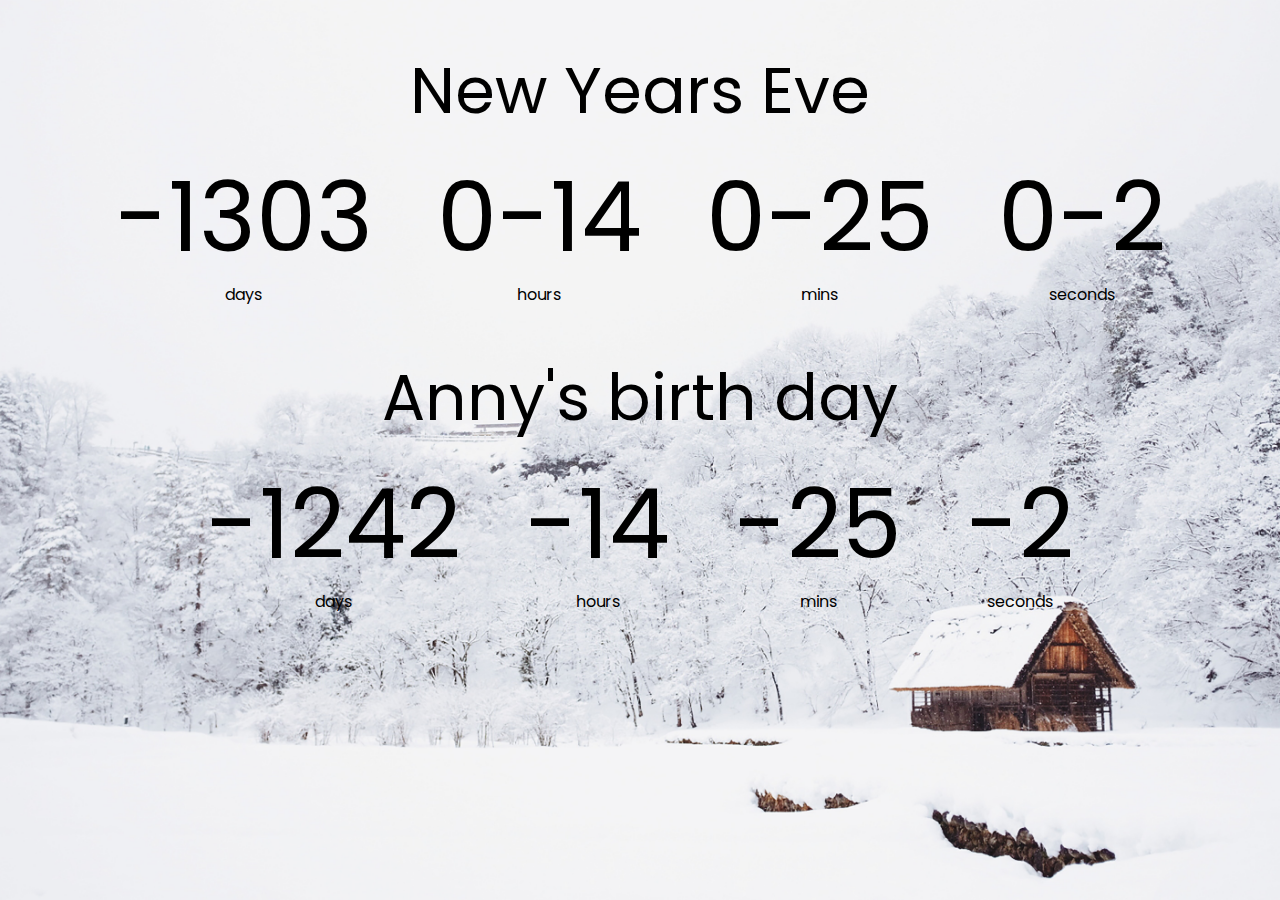
<file: countdown-timer/index.html>
<!DOCTYPE html>
<html lang="en">
<head>
    <meta charset="UTF-8">
    <meta http-equiv="X-UA-Compatible" content="IE=edge">
    <meta name="viewport" content="width=device-width, initial-scale=1.0">
    <link rel="stylesheet" href="style.css">
    <title>Countdown Timer</title>
</head>
<body>
    <h1>New Years Eve</h1>
    
    <div class="countdown-container">
        <div class="countdown-el days-c">
            <p class="big-text" id="days">0</p>
            <span>days</span>
        </div>
        <div class="countdown-el hours-c">
            <p class="big-text" id="hours">0</p>
            <span>hours</span>
        </div>
        <div class="countdown-el mins-c">
            <p class="big-text" id="mins">0</p>
            <span>mins</span>
        </div>
        <div class="countdown-el seconds-c">
        <p class="big-text" id="seconds">0</p>
            <span>seconds</span>
        </div>
    </div>
    <h1>Anny's birth day</h1>
    
    <div class="countdown-container">
        <div class="countdown-el days-c">
            <p class="big-text" id="day">0</p>
            <span>days</span>
        </div>
        <div class="countdown-el hours-c">
            <p class="big-text" id="hour">0</p>
            <span>hours</span>
        </div>
        <div class="countdown-el mins-c">
            <p class="big-text" id="min">0</p>
            <span>mins</span>
        </div>
        <div class="countdown-el seconds-c">
        <p class="big-text" id="second">0</p>
            <span>seconds</span>
        </div>
    </div>
    <script src="script.js"></script>
</body>
</html>
</file>
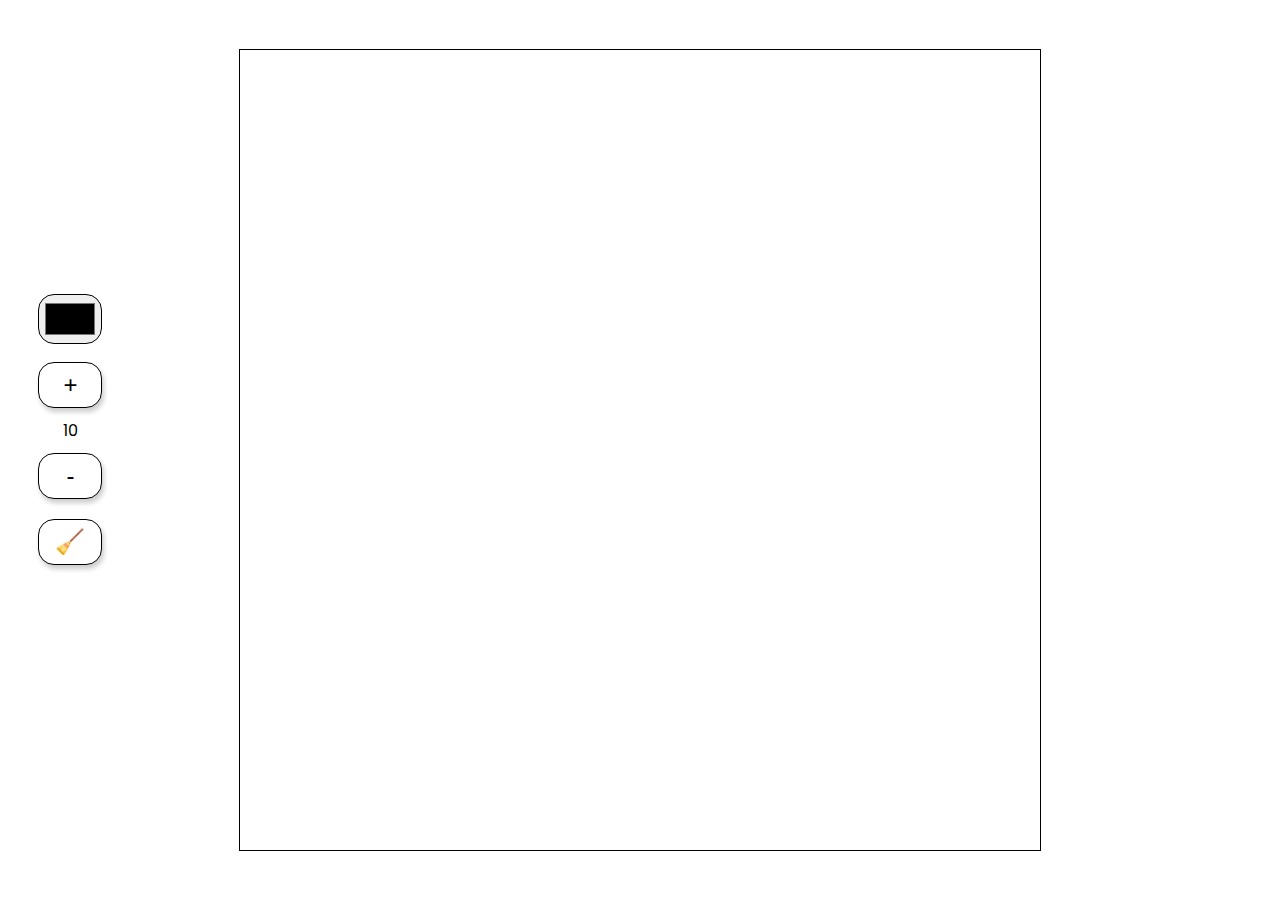
<file: drawing-app/index.html>
<!DOCTYPE html>
<html lang="en">
  <head>
    <meta charset="UTF-8" />
    <meta http-equiv="X-UA-Compatible" content="IE=edge" />
    <meta name="viewport" content="width=device-width, initial-scale=1.0" />
    <link rel="stylesheet" href="style.css" />
    <title>Title</title>
  </head>
  <body>
    <canvas width="800" height="800"></canvas>
    <div class="toolbox">
      <input type="color" class="color" id="color" />
      <button id="increase">+</button>
      <span>10</span>
      <button id="decrease">-</button>
      <button id="clear">🧹</button>
    </div>
    <script src="script.js"></script>
  </body>
</html>
</file>
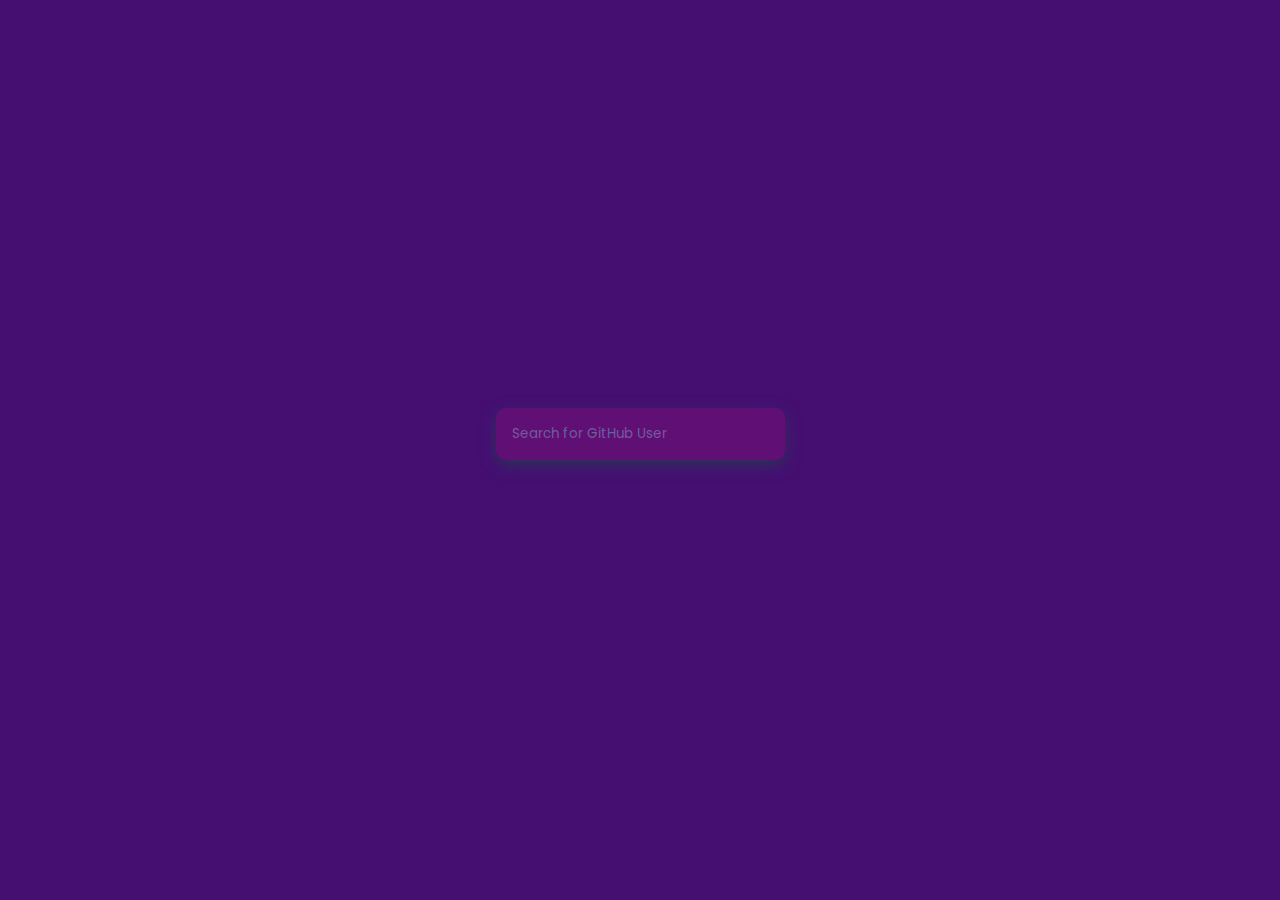
<file: github-profiles-app/index.html>
<!DOCTYPE html>
<html lang="en">
  <head>
    <meta charset="UTF-8" />
    <meta http-equiv="X-UA-Compatible" content="IE=edge" />
    <meta name="viewport" content="width=device-width, initial-scale=1.0" />
    <link rel="stylesheet" href="style.css" />
    <title>github profiles app</title>
  </head>
  <body>
    <form id="form">
      <input type="search" id="search" placeholder="Search for GitHub User" />
    </form>
    <main id="main"></main>
    <script src="script.js"></script>
  </body>
</html>
</file>
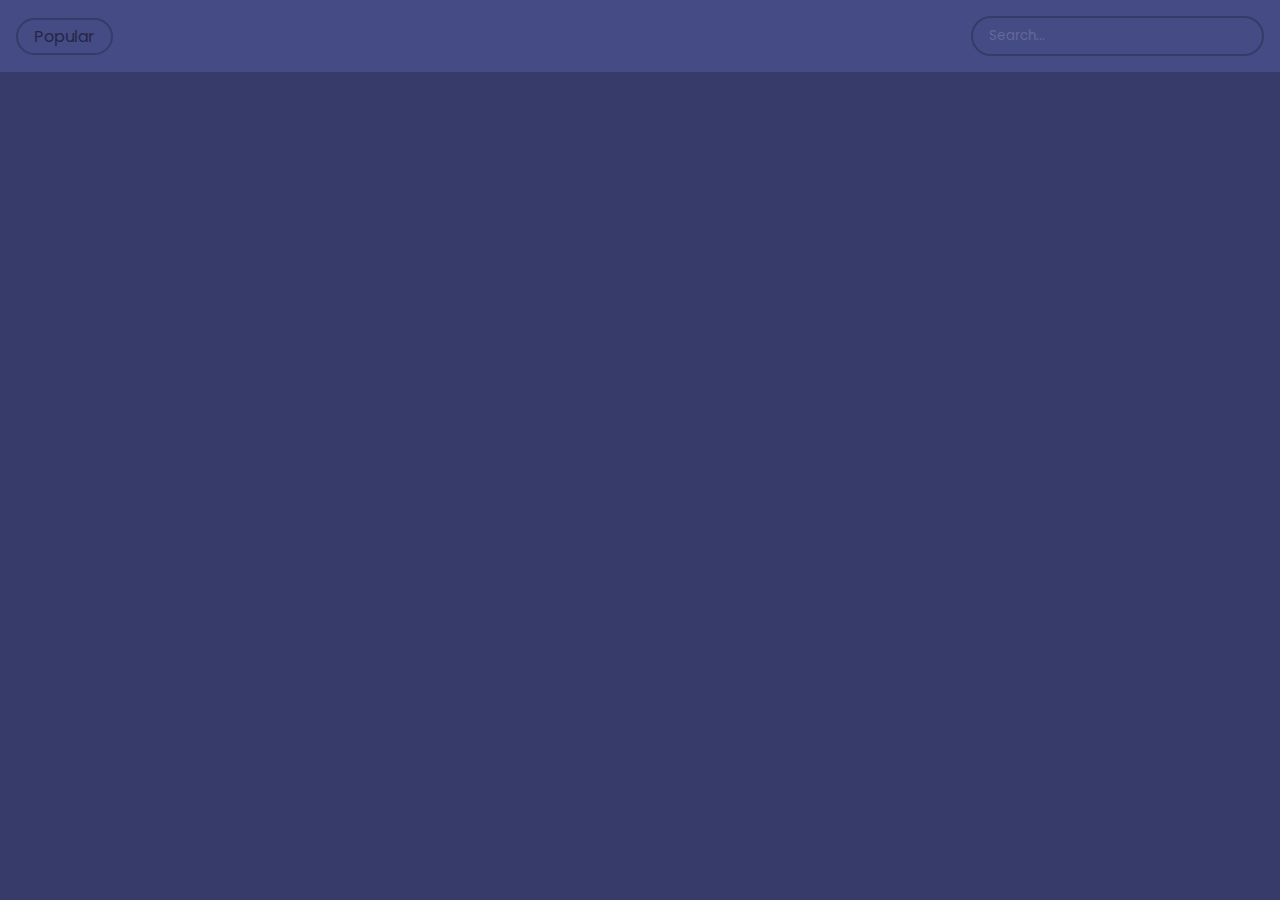
<file: movies-app/index.html>
<!DOCTYPE html>
<html lang="en">
  <head>
    <meta charset="UTF-8" />
    <meta http-equiv="X-UA-Compatible" content="IE=edge" />
    <meta name="viewport" content="width=device-width, initial-scale=1.0" />
    <link rel="stylesheet" href="style.css" />
    <title>Movies app</title>
  </head>
  <body>
    <header>
      <div class="popular">Popular</div>
      <form id="form">
        <input type="text" id="search" placeholder="Search..." />
      </form>
    </header>
    <main></main>
    <script src="script.js"></script>
  </body>
</html>
</file>
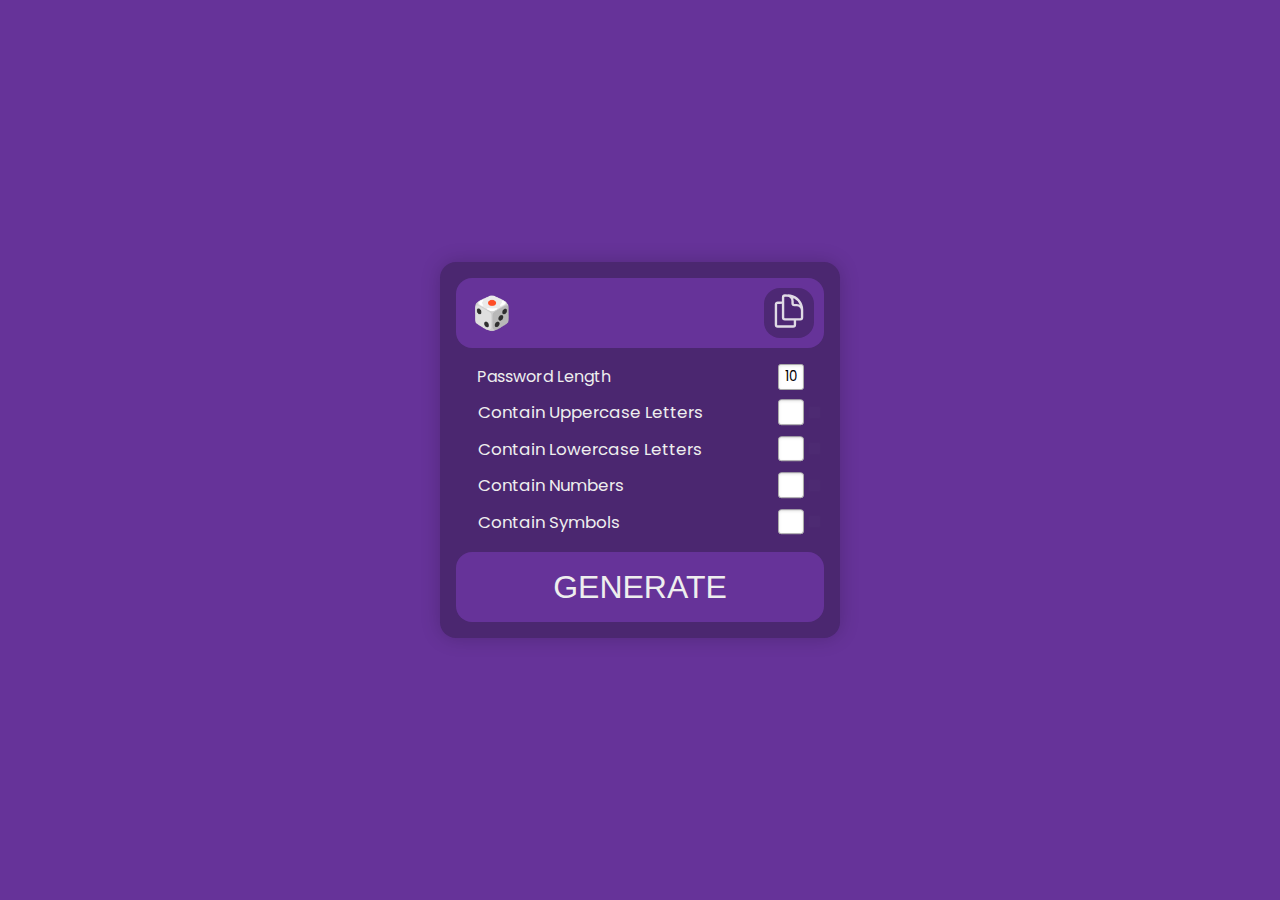
<file: password-generator/index.html>
<!DOCTYPE html>
<html lang="en">
  <head>
    <meta charset="UTF-8" />
    <meta http-equiv="X-UA-Compatible" content="IE=edge" />
    <meta name="viewport" content="width=device-width, initial-scale=1.0" />
    <link rel="stylesheet" href="style.css" />
    <title>Password generator</title>
  </head>
  <body>
    <div class="pw-container">
      <div class="pw-header">
        <div class="pw" id="pw">🎲</div>
        <button id="copy">
          <svg
            xmlns="http://www.w3.org/2000/svg"
            fill="none"
            viewBox="0 0 24 24"
            stroke-width="1.5"
            stroke="currentColor"
            class="w-6 h-6"
          >
            <path
              stroke-linecap="round"
              stroke-linejoin="round"
              d="M15.75 17.25v3.375c0 .621-.504 1.125-1.125 1.125h-9.75a1.125 1.125 0 01-1.125-1.125V7.875c0-.621.504-1.125 1.125-1.125H6.75a9.06 9.06 0 011.5.124m7.5 10.376h3.375c.621 0 1.125-.504 1.125-1.125V11.25c0-4.46-3.243-8.161-7.5-8.876a9.06 9.06 0 00-1.5-.124H9.375c-.621 0-1.125.504-1.125 1.125v3.5m7.5 10.375H9.375a1.125 1.125 0 01-1.125-1.125v-9.25m12 6.625v-1.875a3.375 3.375 0 00-3.375-3.375h-1.5a1.125 1.125 0 01-1.125-1.125v-1.5a3.375 3.375 0 00-3.375-3.375H9.75"
            />
          </svg>
        </button>
      </div>
      <div class="pw-body">
        <div class="form-control">
          <input id="length" value="10" type="number" min="4" max="20" />
          <label for="length">Password Length</label>
        </div>
        <div class="form-control">
          <input id="upper" type="checkbox" />
          <label for="upper">Contain Uppercase Letters</label>
        </div>
        <div class="form-control">
          <input id="lower" type="checkbox" />
          <label for="lower">Contain Lowercase Letters</label>
        </div>
        <div class="form-control">
          <input id="number" type="checkbox" />
          <label for="number">Contain Numbers</label>
        </div>
        <div class="form-control">
          <input id="symbol" type="checkbox" />
          <label for="symbol">Contain Symbols</label>
        </div>
      </div>
      <div class="pw-footer">
        <button id="generate" class="generate">GENERATE</button>
      </div>
    </div>
    <script src="script.js"></script>
  </body>
</html>
</file>
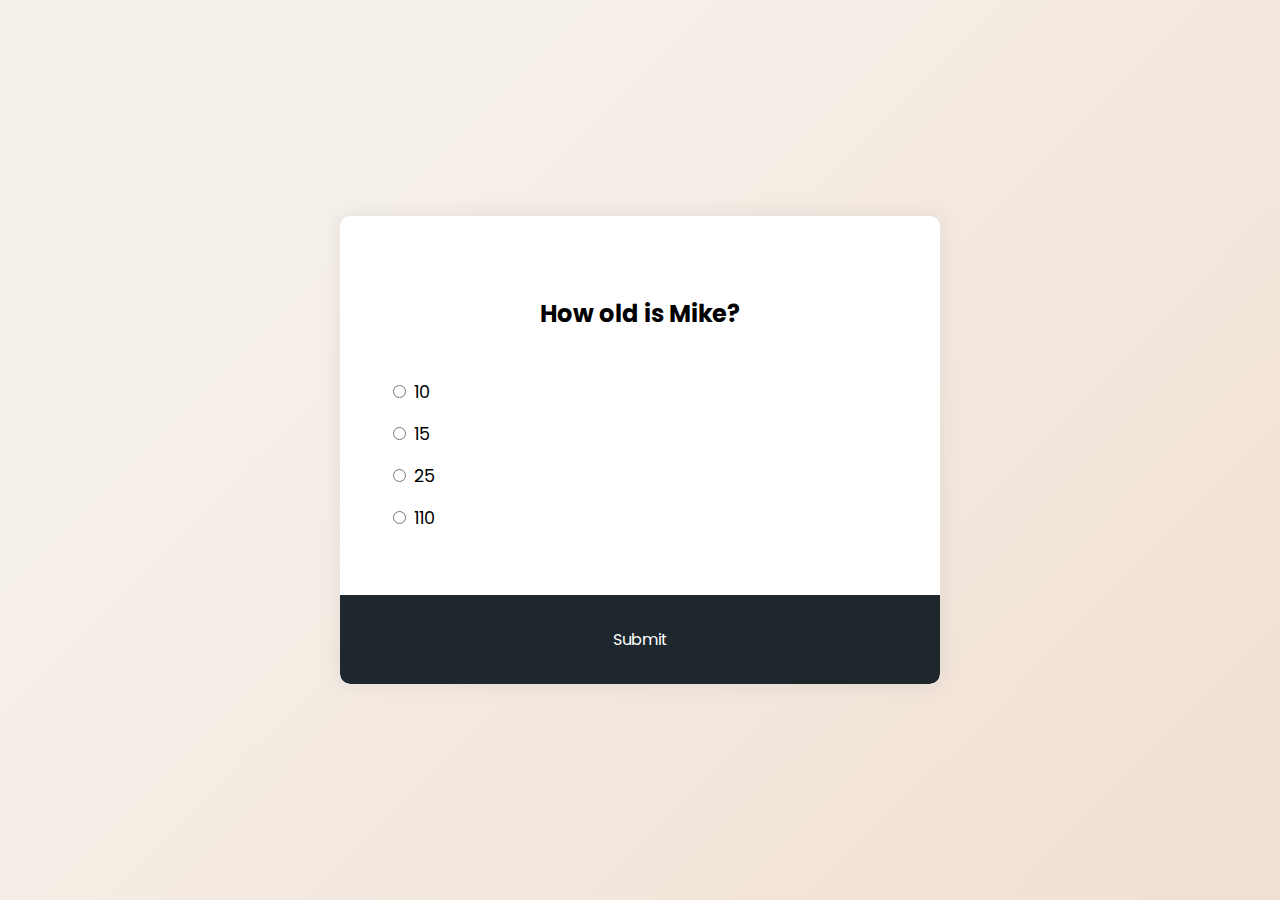
<file: quiz-app/index.html>
<!DOCTYPE html>
<html lang="en">
<head>
    <meta charset="UTF-8">
    <meta http-equiv="X-UA-Compatible" content="IE=edge">
    <meta name="viewport" content="width=device-width, initial-scale=1.0">
    <link rel="stylesheet" href="style.css">
    <title>Quiz-app</title>
</head>
<body>
    <div class="quiz-container">
        <div class="quiz-header" id="quiz">
            <h2 id="question">Question text</h2>
            <ul>
                <li>
                    <input type="radio" id="a" name="answer" class="answer">
                    <label id="a_text"  for="a">Question</label>
                </li>
                <li>
                    <input type="radio" id="b" name="answer" class="answer"> 
                    <label id="b_text" for="b">Question</label>
                </li>
                <li>
                    <input type="radio" id="c" name="answer" class="answer">
                    <label id="c_text" for="c">Question</label>
                </li>
                <li>
                    <input type="radio" id="d" name="answer" class="answer">
                    <label id="d_text" for="d">Question</label>
                </li>
    
            </ul>
        </div>
        <button id="submit">Submit</button>
    </div>


    <script src="script.js"></script>
</body>
</html>
</file>
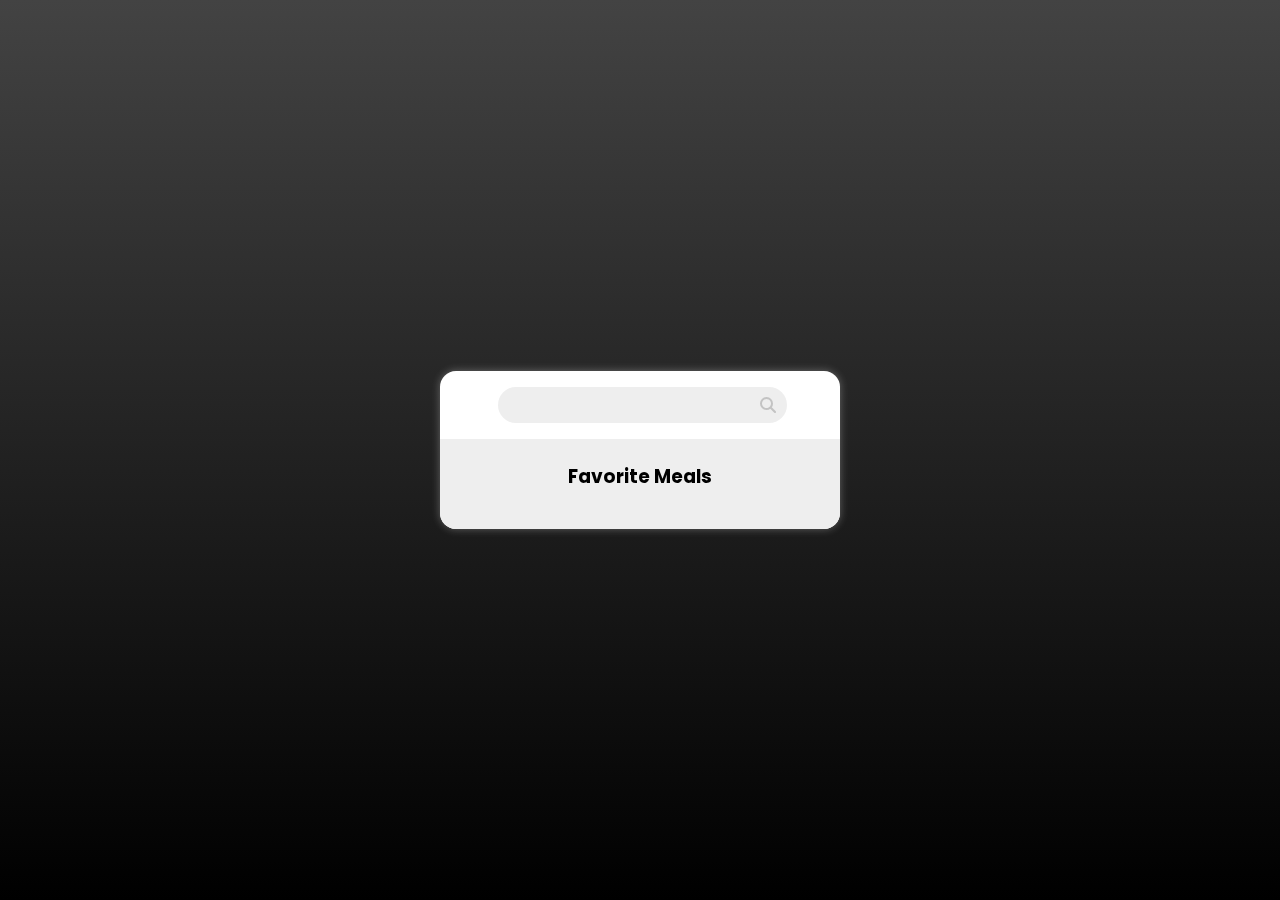
<file: recipe-app/index.html>
<!DOCTYPE html>
<html lang="en">
  <head>
    <meta charset="UTF-8" />
    <meta http-equiv="X-UA-Compatible" content="IE=edge" />
    <meta name="viewport" content="width=device-width, initial-scale=1.0" />
    <link
      rel="stylesheet"
      href="https://cdnjs.cloudflare.com/ajax/libs/font-awesome/6.1.1/css/all.min.css"
    />
    <link rel="stylesheet" href="style.css" />
    <script defer src="script.js"></script>
    <title>Recipes App</title>
  </head>
  <body>
    <div class="mobile-container">
      <header>
        <input type="text" id="search-term" />
        <button id="search"><i class="fas fa-search"></i></button>
      </header>
      <div class="fav-container">
        <h3>Favorite Meals</h3>
        <ul class="fav-meals" id="favoriteContainer"></ul>
      </div>
      <div class="meals" id="meals"></div>
    </div>

    <div class="popup-container hidden" id="meal-popup">
      <div class="popup">
        <button id="close-popup"><i class="fas fa-times"></i></button>
        <div class="meal-info" id="meal-info"></div>
      </div>
      <!-- meal-info -->
    </div>
    <!-- meal-info-container -->
  </body>
</html>
</file>
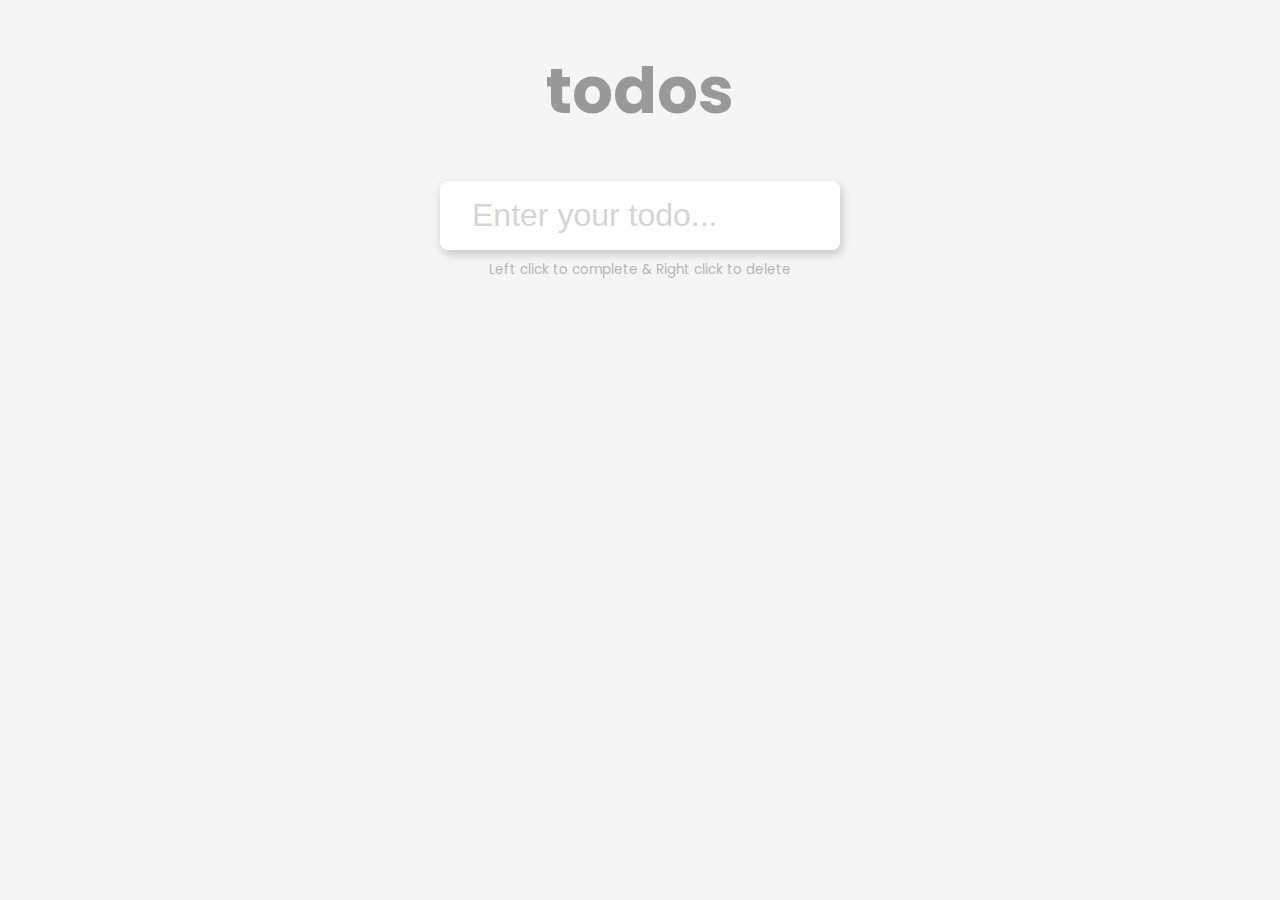
<file: todo-app/index.html>
<!DOCTYPE html>
<html lang="en">
  <head>
    <meta charset="UTF-8" />
    <meta http-equiv="X-UA-Compatible" content="IE=edge" />
    <meta name="viewport" content="width=device-width, initial-scale=1.0" />
    <link rel="stylesheet" href="style.css" />
    <title>Todo app</title>
  </head>
  <body>
    <h1>todos</h1>

    <form id="form">
      <input
        type="text "
        id="input"
        placeholder="Enter your todo..."
        class="input"
      />
      <ul class="todos" id="todos"></ul>
    </form>
    <small>Left click to complete & Right click to delete</small>
    <script src="script.js"></script>
  </body>
</html>
</file>
<file: countdown-timer/style.css>
@import url('https://fonts.googleapis.com/css2?family=Poppins:wght@200;400;600&display=swap');

* {
    box-sizing: border-box;
    transition: all 0.5s ease;
}

body {
    background-image: url('./snow.jpg');
    background-size: cover;
    background-position: center center;
    display: flex;
    flex-direction: column;
    /* justify-content: center; */
    align-items: center;
    min-height: 100vh;
    margin: 0;
    font-family: 'Poppins', sans-serif;
}

h1 {
    font-size: 4rem;
    font-weight: normal;
    margin-bottom: 1rem;
    /* margin-top: 10vh; */
}

.countdown-container {
    display: flex;
    flex-wrap: wrap;
    justify-content: center;
    align-items: center;
}

.big-text {
    font-size: 6rem;
    line-height: 1;
    margin: 1rem 2rem;
}

.countdown-el {
    text-align: center;
}
</file>
<file: drawing-app/style.css>
@import url("https://fonts.googleapis.com/css2?family=Poppins:wght@200;400;600&display=swap");

* {
  box-sizing: border-box;
}

body {
  margin: 0;
  font-family: "Poppins", sans-serif;
  display: flex;
  justify-content: center;
  align-items: center;
  min-height: 100vh;
  margin: 0;
}

canvas {
  border: 1px solid #000;
}

.toolbox {
  position: absolute;
  left: 3vw;
  display: flex;
  flex-direction: column;
  justify-content: space-between;
}

.toolbox button {
  cursor: pointer;
  padding: 0.5rem 1rem;
  background-color: #fff;
  border-radius: 16px;
  outline: none;
  transition: background-color 0.2s ease;
  border: 1px solid #000;
  box-shadow: 2px 4px 5px rgba(0, 0, 0, 0.2);
  font-size: 1.5rem;
  margin: 10px 0;
}

.toolbox button:active {
  scale: 0.97;
}

.toolbox button:hover {
  background-color: #fff;
}

span {
  text-align: center;
}

.color {
  width: 50px;
  width: 100%;
  height: 50px;
  border-radius: 1rem;
  overflow: hidden;
  cursor: pointer;
  padding: 4px;
  margin-top: -2rem;
  margin-bottom: 0.5rem;
}
</file>
<file: github-profiles-app/style.css>
@import url("https://fonts.googleapis.com/css2?family=Poppins:wght@200;400;600&display=swap");

* {
  box-sizing: border-box;
}

body {
  margin: 0;
  font-family: "Poppins", sans-serif;
  min-height: 100vh;
  background: linear-gradient(to right, #373b44, #4286f4);
  background: linear-gradient(to top, #0f2027, #203a43, #2c5364);
  background: rgb(69, 15, 114);

  display: flex;
  flex-direction: column;
  justify-content: center;
  align-items: center;
}

input {
  background-color: rgb(96, 16, 116);
  border-radius: 10px;
  color: #eee;
  padding: 1rem;
  border: none;
  outline: none;
  margin-bottom: 2rem;
  box-shadow: 0 5px 15px #2c536491, 0 5px 10px rgba(0, 0, 0, 0.2);
  font-family: inherit;
}

input::placeholder {
  color: rgb(113, 93, 158);
}

.card {
  color: #eee;
  background-image: linear-gradient(
    to left,
    rgb(96, 16, 116),
    rgb(90, 18, 138)
  );
  max-width: 70vw;

  display: flex;
  padding: 3rem;
  border-radius: 1rem;
  box-shadow: 0 5px 20px #2c536491, 0 10px 10px rgba(0, 0, 0, 0.2);
}

.avatar {
  width: 150px;
  height: 150px;
  border-radius: 50%;
  /* border: 10px solid #2c5364; */
  box-shadow: 0 0 20px #2c5364;
  box-shadow: 0 0 20px 5px rgb(69, 15, 114);
}

.user-info {
  margin-left: 2rem;
}

.user-info h2 {
  margin-top: 0;
}

.user-info ul {
  display: flex;
  justify-content: space-around;
  list-style: none;
  padding: 0;
}

.user-info ul li {
  display: flex;
  flex-direction: column;
  justify-content: center;
  align-items: center;
  gap: 10px;
}

/* .img-container {
  display: flex;
  justify-content: center;
  align-items: center;
} */

svg {
  width: 20px;
  height: 20px;
}

.repo {
  background-color: rgb(69, 15, 114);
  color: #eee;
  display: inline-block;
  font-size: 0.7rem;
  padding: 0.25rem 0.5rem;
  margin-right: 0.5rem;
  margin-bottom: 0.5rem;
  text-decoration: none;
  border-radius: 5px;
}
</file>
<file: movies-app/style.css>
@import url("https://fonts.googleapis.com/css2?family=Poppins:wght@200;400;600&display=swap");

* {
  box-sizing: border-box;
}

body {
  margin: 0;
  background-color: #373b69;
  font-family: "Poppins", sans-serif;
}

.movie {
  background-color: #454b85;
  border-radius: 6px;
  box-shadow: 0 0 10px rgba(0, 0, 0, 0.3);
  color: white;
  margin: 0.7rem;
  width: 210px;
  position: relative;

  display: flex;
  flex-direction: column;
  justify-content: space-between;
  overflow: hidden;
}

.movie img {
  width: 100%;
  height: 315px;
  object-fit: cover;
}

.movie-info {
  color: #eee;
  display: flex;
  justify-content: space-between;
  align-items: center;
  padding: 0.5rem 1rem 0.8rem;
  letter-spacing: 1px;
}

.movie-info h3 {
  margin: 0;
  font-size: 12px;
}

.movie-info span {
  background-color: #373b69;
  padding: 0.25rem 0.5rem;
  border-radius: 3px;
  font-weight: bold;
}

main {
  margin: 1rem;
  /* display: grid;
  row-gap: 2rem;
  justify-items: center;
  grid-template-columns: repeat(4, 1fr); */

  display: flex;
  align-content: center;
  justify-content: center;
  flex-wrap: wrap;
}

.movie-info span.green {
  color: rgb(0, 180, 0);
}
.movie-info span.orange {
  color: orange;
}
.movie-info span.red {
  color: red;
}

header {
  background-color: #454b85;
  padding: 1rem;
  display: flex;
  justify-content: space-between;
  align-items: center;
}

header input {
  border-radius: 50px;
  outline: none;
  border: 2px solid #373b69;
  padding: 0.5rem 1rem;
  font-family: inherit;
  background-color: #454b85;
  color: #eee;
}

header input::placeholder {
  color: #8488ad80;
}

header input:focus {
  background-color: #373b69;
}

.popular {
  color: #242644;
  cursor: pointer;
  padding: 0.25rem 1rem;
  border-radius: 50px;
  border: 2px solid #373b69;
  background-color: #454b85;
  transition: all 0.2s ease;
}

.popular:hover {
  background-color: #373b69;
}

.overview {
  position: absolute;
  top: 0;
  left: 0;
  bottom: 0;
  right: 0;
  background-color: rgba(0, 0, 0, 0.5);
  font-size: 14px;
  padding: 1rem;
  transform: translateY(100%);
  max-height: 100%;
  overflow: auto;

  /* display: flex;
  justify-content: center;
  align-items: center; */

  will-change: transform;
  transition: transform 0.5s ease;
  cursor: default;
}

.overview h4 {
  color: #eee;
  padding: 0.25rem 0;
  margin: 0;
}

.movie:hover .overview {
  transform: translateY(0%);
}

/* Chrome, Edge, and Safari */
*::-webkit-scrollbar {
  width: 5px;
}

*::-webkit-scrollbar-track {
  background: rgba(0, 0, 0, 0);
}

*::-webkit-scrollbar-thumb {
  background-color: #0000002f;
  border-radius: 10px;
}
</file>
<file: password-generator/style.css>
@import url("https://fonts.googleapis.com/css2?family=Poppins:wght@200;400;600&display=swap");

* {
  box-sizing: border-box;
}

body {
  margin: 0;
  font-family: "Poppins", sans-serif;
  background-color: rebeccapurple;
  display: flex;
  justify-content: center;
  align-items: center;
  margin: 0;
  min-height: 100vh;
  color: #eee;
}

.pw-container {
  background-color: rgb(75, 39, 112);
  width: 400px;
  border-radius: 1rem;
  box-shadow: 0 0 20px rgba(0, 0, 0, 0.2);
}

.pw-header {
  padding: 1rem;
  position: relative;
}

.pw {
  width: 100%;
  background-color: rebeccapurple;
  height: 70px;
  font-size: 2rem;
  padding: 1rem;
  border-radius: 1rem;
  position: relative;
  line-height: 1.2;

  overflow: hidden;
  white-space: nowrap;
  text-overflow: ellipsis;
}

#copy {
  position: absolute;
  top: 50%;
  /* right: 3%; */
  left: 324px;
  transform: translateY(-50%);
  cursor: pointer;
  width: 50px;
  height: 50px;
  background-color: rgb(75, 39, 112);
  border-radius: 1rem;
  outline: none;
  border: none;
  color: #eee;

  opacity: 0.9;
  transition: opacity 0.2s ease;
}

#copy:hover {
  opacity: 0.8;
  opacity: 1;
}

#copy:active {
  scale: 0.98;
}

.pw-body {
  padding: 1rem;
  padding-top: 0;
  padding-bottom: 0.5rem;
}

.form-control {
  display: flex;
  flex-direction: row-reverse;
  justify-content: space-between;
  align-items: center;
  align-content: center;
  position: relative;
  margin-bottom: 0.5rem;
}

input:not(:first-of-type) {
  display: none;
  pointer-events: none;
}

label {
  display: block;
  width: 100%;
  padding-left: 1.3em;
}

.pw-footer {
  padding: 1rem;
  padding-top: 0;
}

.generate {
  width: 100%;
  background-color: rebeccapurple;
  height: 70px;
  font-size: 2rem;
  padding: 1rem;
  border-radius: 1rem;
  text-align: center;
  border: none;
  outline: none;
  color: #eee;
  cursor: pointer;
}

.generate:active {
  scale: 0.99;
}

.pw-footer button svg {
  width: 40px;
  height: 40px;
}

[type="number"] {
  width: 1.97em;
  height: 1.97em;
  outline: none;
  /* margin-top: -6px; */
  line-height: 1;
  margin-right: 1.23rem;
  border: 1px solid #aaa;
  font-family: inherit;
  background: #fff;
  border-radius: 0.2em;
  text-align: center;
  box-shadow: inset 0 1px 3px rgb(0 0 0 / 10%), 0 0 0 rgb(203 34 237 / 20%);
}

input[type="number"]::-webkit-inner-spin-button {
  -webkit-appearance: none;
}

/* Base for label styling */
[type="checkbox"]:not(:checked),
[type="checkbox"]:checked {
  /* position: absolute; */
  left: 0;
  opacity: 0.01;
}
[type="checkbox"]:not(:checked) + label,
[type="checkbox"]:checked + label {
  position: relative;
  font-size: 1.05em;
  line-height: 1.7;
  cursor: pointer;
}

/* checkbox aspect */
[type="checkbox"]:not(:checked) + label:before,
[type="checkbox"]:checked + label:before {
  content: "";
  position: absolute;
  right: 0;
  top: 50%;
  transform: translateY(-50%);
  width: 1.4em;
  height: 1.4em;
  border: 1px solid #aaa;
  background: #fff;
  border-radius: 0.2em;
  box-shadow: inset 0 1px 3px rgba(0, 0, 0, 0.1), 0 0 0 rgba(203, 34, 237, 0.2);
  -webkit-transition: all 0.275s;
  transition: all 0.275s;
}

/* checked mark aspect */
[type="checkbox"]:not(:checked) + label:after,
[type="checkbox"]:checked + label:after {
  content: "✕";
  position: absolute;

  /* top: 0.62em;
  right: 0.13em;
  font-size: 1.4em; */

  top: 0.84em;
  right: 0.34em;
  font-size: 1em;

  color: #cb22ed;
  line-height: 0;
  -webkit-transition: all 0.2s;
  transition: all 0.2s;
}

/* checked mark aspect changes */
[type="checkbox"]:not(:checked) + label:after {
  opacity: 0;
  -webkit-transform: scale(0) rotate(45deg);
  transform: scale(0) rotate(45deg);
}

[type="checkbox"]:checked + label:after {
  opacity: 1;
  -webkit-transform: scale(1) rotate(0);
  transform: scale(1) rotate(0);
}

/* Disabled checkbox */
[type="checkbox"]:disabled:not(:checked) + label:before,
[type="checkbox"]:disabled:checked + label:before {
  box-shadow: none;
  border-color: #bbb;
  background-color: #e9e9e9;
}

[type="checkbox"]:disabled:checked + label:after {
  color: #777;
}

[type="checkbox"]:disabled + label {
  color: #aaa;
}

/* Accessibility */
[type="checkbox"]:checked:focus + label:before,
[type="checkbox"]:not(:checked):focus + label:before {
  box-shadow: inset 0 1px 3px rgba(0, 0, 0, 0.1),
    0 0 0 6px rgba(203, 34, 237, 0.2);
}
</file>
<file: quiz-app/style.css>
@import url('https://fonts.googleapis.com/css2?family=Poppins:wght@200;400;600&display=swap');

* {
    box-sizing: border-box;
}

body {
    background-color: #f1dfd1;
    background-image: linear-gradient(315deg, #f1dfd1 0%, #f6f0ea 74%);
    margin: 0;
    font-family: 'Poppins', sans-serif;
    min-height: 100vh;
    display: flex;
    align-items: center;
    justify-content: center;
}

.quiz-container {
    background-color: #fff;
    width: 600px;
    border-radius: 10px;
    box-shadow: 0 0 20px 2px rgba(100, 100, 100, 0.1);
    max-width: 100%;
    overflow: hidden;
}

.quiz-header {
    padding: 3rem;
}

h2 {
    margin: 0;
    text-align: center;
    padding: 2rem;
}

ul li {
    font-size: 1.1rem;
    margin: 1rem 0;
}

ul {
    list-style-type: none;
    padding: 0;
}

button {
    /* background-color: #8e44ad; */
    background-color: #1e272e;
    width: 100%;
    cursor: pointer;
    border: none;
    color: #fff;
    font-family: inherit;
    padding: 2rem;
    font-size: 1rem;
    bottom: 0;
    border-bottom-left-radius: 10px;
    border-bottom-right-radius: 10px;
}

button:hover {
    background-color: #2d3b46;
}

button:focus {
    outline: none;
}
</file>
<file: recipe-app/style.css>
@import url("https://fonts.googleapis.com/css2?family=Poppins:wght@200;400;600&display=swap");

* {
  box-sizing: border-box;
}

body {
  margin: 0;
  font-family: "Poppins", sans-serif;

  background: -webkit-linear-gradient(
    to bottom,
    #434343,
    #000000
  ); /* Chrome 10-25, Safari 5.1-6 */
  background: linear-gradient(to bottom, #434343, #000000);

  display: flex;
  justify-content: center;
  align-items: center;
  min-height: 100vh;
}

.mobile-container {
  width: 400px;
  background-color: #fff;
  border-radius: 1rem;
  box-shadow: 0 0 0.5rem rgba(255, 255, 255, 0.308);
  overflow: hidden;
}

img {
  max-width: 100%;
}

header {
  display: flex;
  justify-content: center;
  align-items: center;
  padding: 1rem;
}

header input {
  background-color: #eee;
  border: none;
  border-radius: 30px;
  padding: 0.5rem 1rem;
  font-family: inherit;
  outline: none;
}

header button {
  background-color: transparent;
  color: #aaaaaaa3;
  font-size: 1.5rem;
  border: none;
  margin-left: -33px;
  margin-top: -4px;
  cursor: pointer;
}

.fav-container {
  padding: 0.25rem 1rem;
  text-align: center;
  background-color: #eee;
}

.fav-meals {
  display: flex;
  flex-wrap: wrap;
  justify-content: center;
  overflow: auto;
  list-style-type: none;
  padding: 0;
}

.fav-meals li {
  width: 75px;
  margin: 5px;
  position: relative;
}

.fav-meals li .clear {
  background-color: transparent;
  position: absolute;
  top: -5px;
  right: -5px;
  border: none;
  font-size: 1rem;
  opacity: 0;
  transition: opacity 0.2s ease;
  cursor: pointer;
}

.fav-meals li:hover .clear {
  opacity: 1;
}

.fav-meals li img {
  border: 2px solid rgba(255, 255, 255, 0.473);
  box-shadow: 0 0 10px #eee;
  border-radius: 50px;
  width: 70px;
  height: 70px;
  object-fit: cover;
}

.fav-meals li span {
  display: inline-block;
  white-space: nowrap;
  overflow: hidden;
  text-overflow: ellipsis;
  width: 75px;
  font-size: 0.9rem;
}

.meal {
  border-radius: 3px;
  box-shadow: 0 0 10px 2px #3333331a;
  margin: 1rem;
  overflow: hidden;
  cursor: pointer;
}

.meal-header {
  position: relative;
  overflow: hidden;
  transition: 0.3s ease;
}

.meal-header span {
  z-index: 2;
}

.meal-header:hover img {
  scale: 1.05;
}

.meal-header .random {
  position: absolute;
  top: 15px;
  background-color: #fff;
  padding: 0.25rem 0.25rem;
  border-top-right-radius: 3px;
  border-bottom-right-radius: 3px;
}

.meal-header img {
  height: 250px;
  width: 100%;
  object-fit: cover;
  transition: 0.3s ease;
}

.meal-body {
  display: flex;
  align-items: center;
  justify-content: space-between;
  padding: 1rem;
}

.meal-body h4 {
  margin: 0;
}

.meal-body button {
  border: none;
  background-color: transparent;
  font-size: 1.2rem;
  cursor: pointer;
}

.meal-body .fav-btn {
  color: gray;
}

.meal-body .fav-btn.active {
  color: rebeccapurple;
}

.popup-container {
  position: fixed;
  display: flex;
  align-items: center;
  justify-content: center;
  background-color: rgba(0, 0, 0, 0.5);
  left: 0;
  top: 0;
  right: 0;
  bottom: 0;
  z-index: 99;
  transition: 0.3s ease;
}

.popup {
  background-color: rgb(255, 255, 255);
  max-width: 600px;
  max-height: 90vh;
  width: 100%;
  padding: 1rem 2rem;
  border-radius: 5px;
  position: relative;
  overflow: auto;
}

::-webkit-scrollbar {
  width: 10px;
}

::-webkit-scrollbar-thumb {
  background: rgba(184, 184, 184, 0.493);
  border-radius: 5px;
}

::-webkit-scrollbar-track {
  background: #f1f1f1;
  border-radius: 5px;
}

.popup h1 {
  text-align: center;
  margin-top: 0;
}

#close-popup {
  position: absolute;
  top: 1rem;
  right: 1rem;
  background: transparent;
  border: none;
  font-size: 1.5rem;
  cursor: pointer;
  z-index: 100;
}

.popup-container.hidden {
  opacity: 0;
  z-index: -1;
  pointer-events: none;
}

p,
li {
  font-size: 15px;
}

.fa-solid,
.fas {
  font-family: "Font Awesome 6 Free";
  font-weight: 600;
  font-size: 1rem;
}
</file>
<file: todo-app/style.css>
@import url("https://fonts.googleapis.com/css2?family=Poppins:wght@200;400;600&display=swap");

* {
  box-sizing: border-box;
}

body {
  margin: 0;
  font-family: "Poppins", sans-serif;
  background-color: #f5f5f5;
}

h1 {
  text-align: center;
  color: rgba(94, 94, 94, 0.61);
  font-size: 4rem;
}

form {
  margin: auto;
  max-width: 100%;
  width: 400px;
  box-shadow: 2px 4px 10px rgba(0, 0, 0, 0.2);
  border-radius: 8px;
  overflow: hidden;
  color: #555;
}

.input {
  outline: none;
  border: none;
  font-size: 2rem;
  display: block;
  width: 100%;
  padding: 1rem 2rem;
  color: #555;
}

.input::placeholder {
  color: #d5d5d5;
}

.todos {
  background-color: #fff;
  padding: 0;
  margin: 0;
  list-style-type: none;
}

.todos li {
  border-top: 1px solid #e5e5e5;
  font-size: 1.5rem;
  padding: 1rem 2rem;
  cursor: pointer;
}

.todos li.completed {
  color: #b5b5b5;
  text-decoration: line-through;
}

small {
  display: block;
  text-align: center;
  color: #b5b5b5;
  margin-top: 10px;
}
</file>
